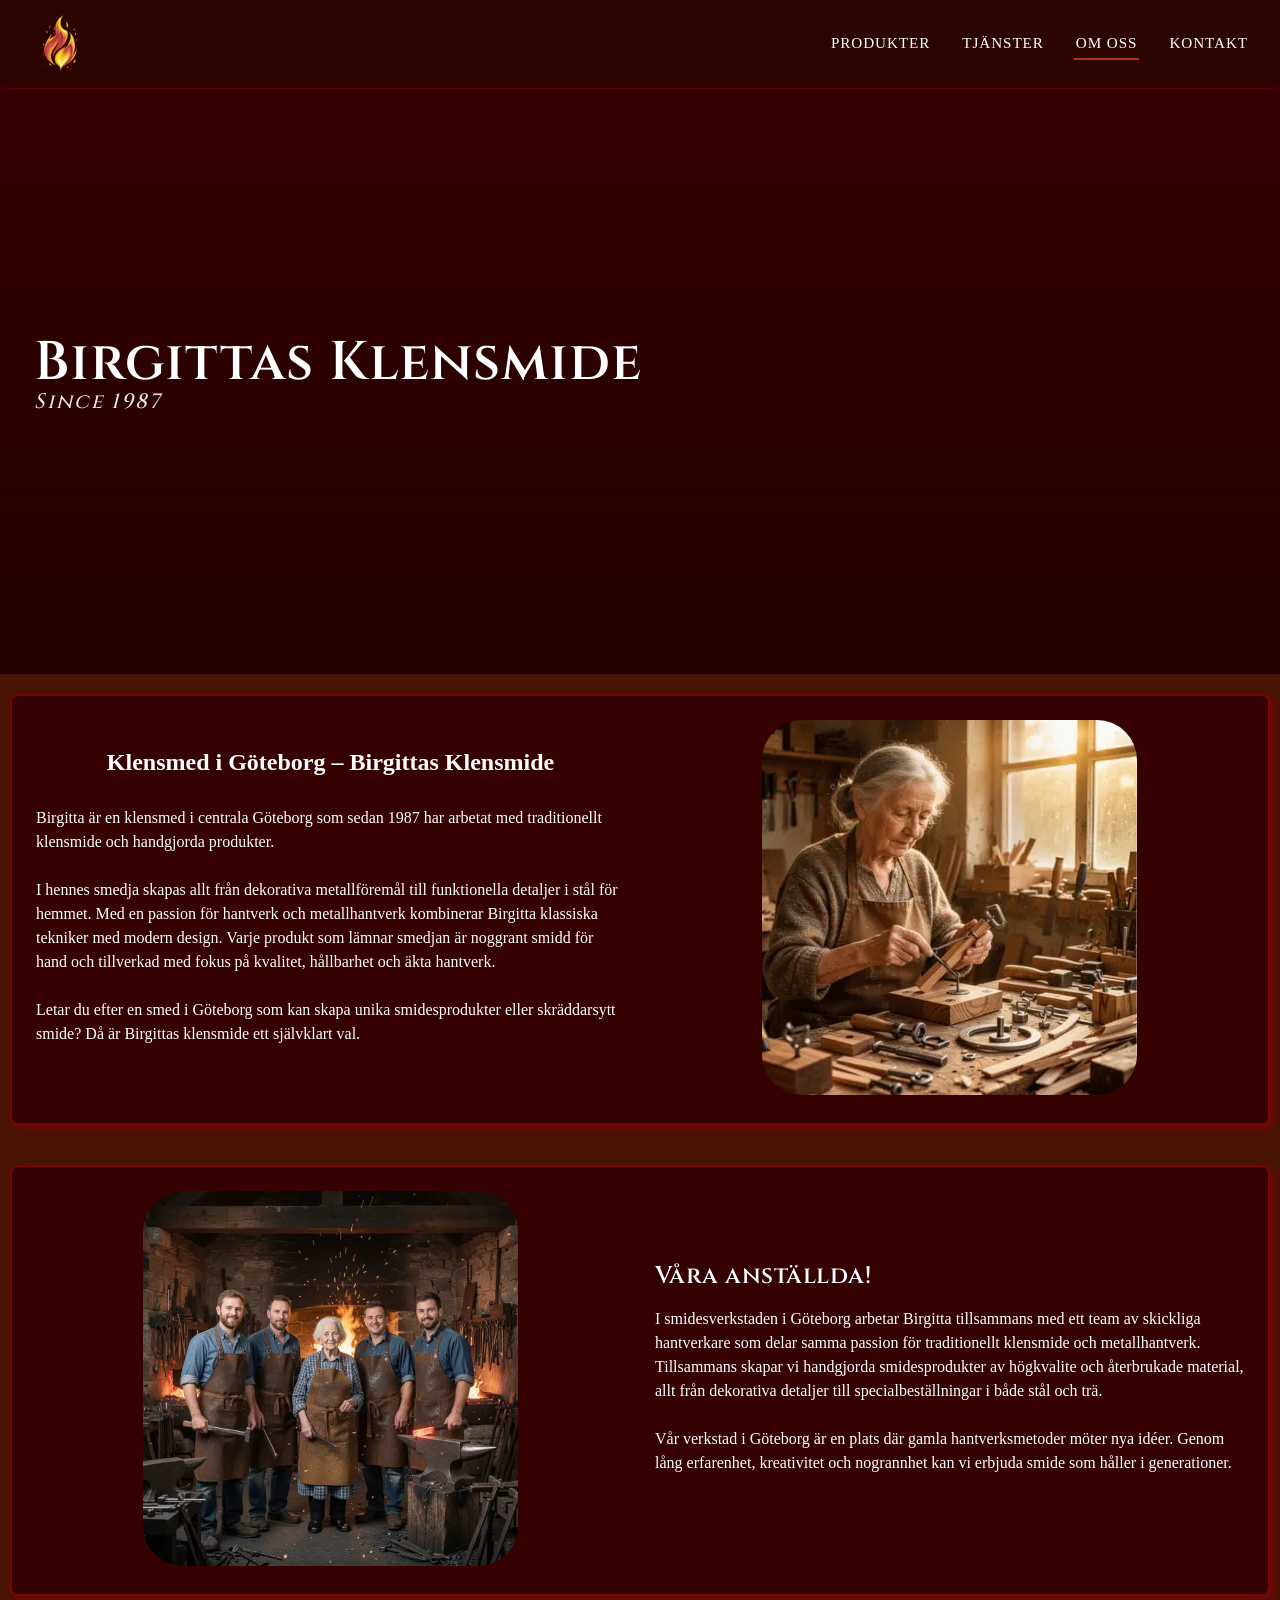
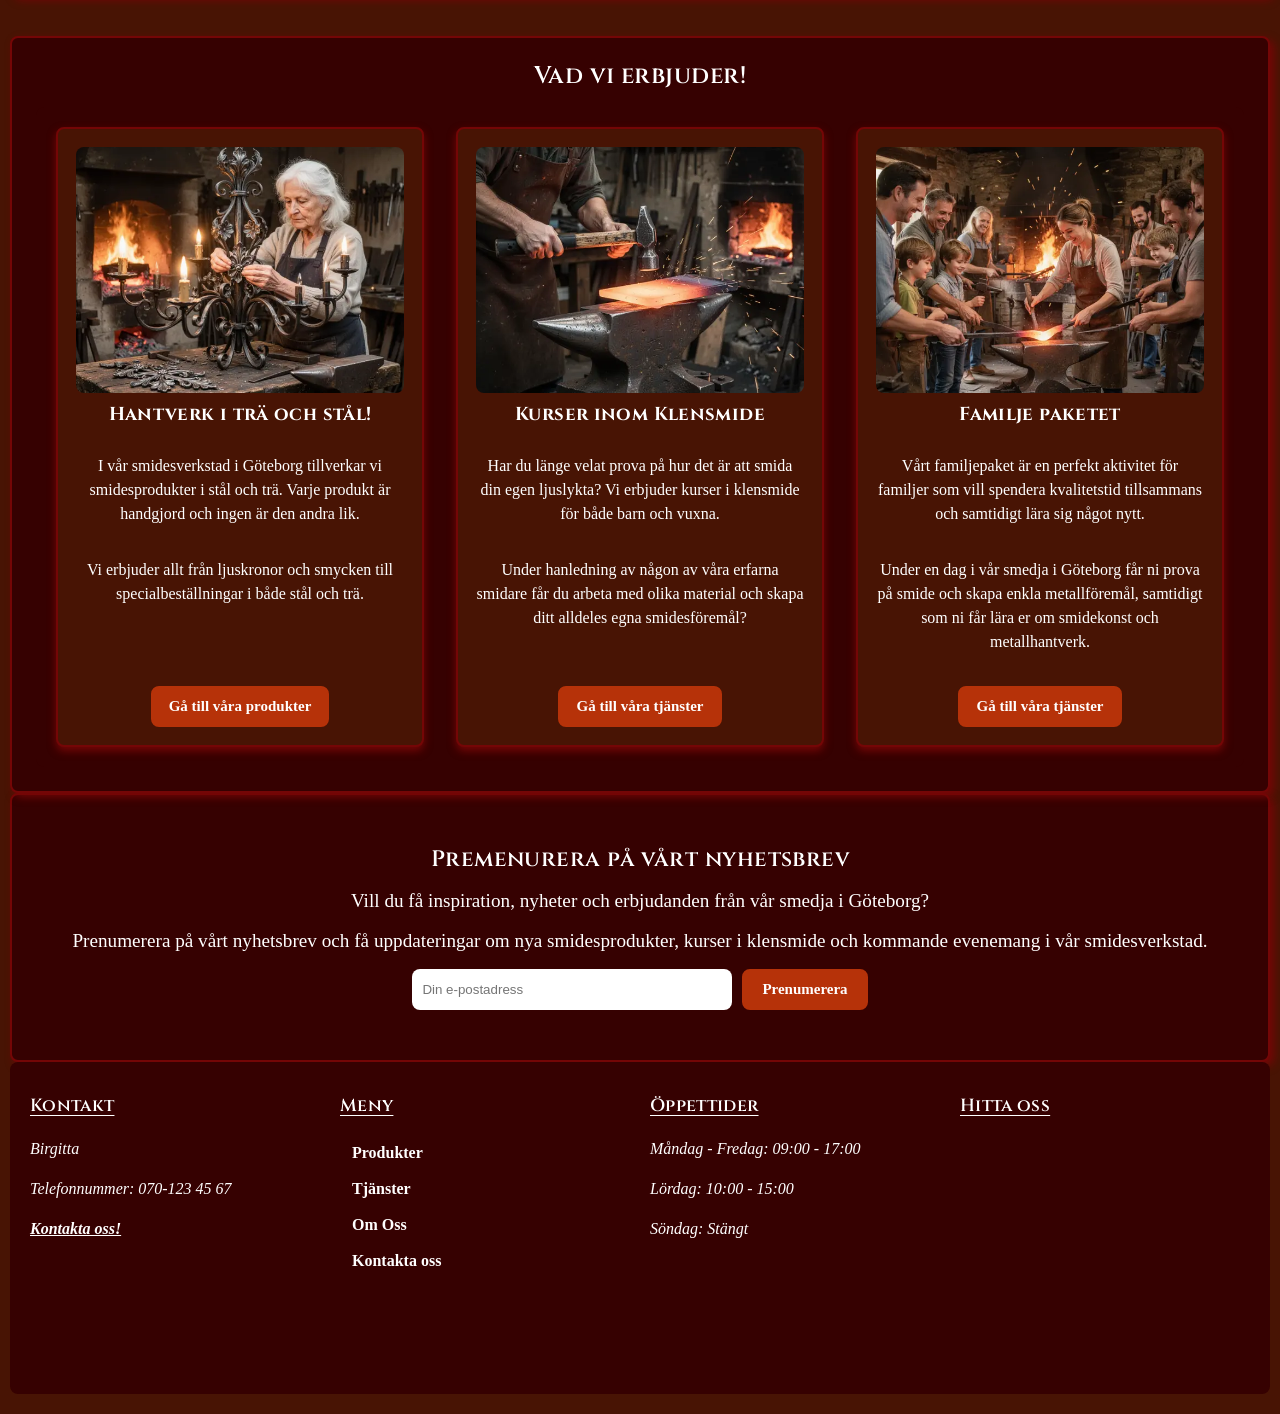
<file: index.html>
<!doctype html>
<html lang="sv">
	<head>
		<meta charset="UTF-8" />
		<meta name="viewport" content="width=device-width, initial-scale=1.0" />
		<meta
			name="description"
			content="Birgittas Klensmide i Göteborg erbjuder traditionellt klensmide, smidesprodukter och kurser i metallhantverk. Kontakta din lokala klensmed idag."
		/>
		<meta name="Author" content="Michelle Goretti" />
		<link rel="preconnect" href="https://fonts.googleapis.com" />
		<link rel="preconnect" href="https://fonts.gstatic.com" crossorigin />
		<link href="https://fonts.googleapis.com/css2?family=Cinzel:wght@500;600;700&display=swap" rel="stylesheet" />
		<link rel="stylesheet" href="styles/style.css" />
		<link rel="canonical" href="https://webbkurs.ei.hv.se/~migo0011/SEO/" />
		<title>Klensmed i Göteborg – Birgittas Klensmide sedan 1987</title>
	</head>
	<body>
		<video class="background-video" autoplay muted loop playsinline>
			<source src="bilder-video/Herovideo-3.mp4" type="video/mp4" />
		</video>

		<!--Header med logotyp och navigation, ligger fast högst upp när man scrollar-->
		<header class="site-header">
			<input type="checkbox" id="menu-toggle" class="menu-toggle" />

			<div class="logo">
				<img src="bilder-video/logotyp.png" alt="En bild på logotypen med en animerad bild på en eld flamma som är röd och gul" />
			</div>

			<label for="menu-toggle" class="hamburger" aria-label="Öppna menyn">&#9776;</label>

			<nav class="nav" aria-label="Huvudmeny">
				<a href="produkter.html" title="Se våra smidesprodukter i Göteborg">Produkter</a>
				<a href="tjanster.html" title="Upptäck våra smidestjänster i Göteborg">Tjänster</a>
				<a href="index.html" title="Om Birgittas Klensmide i Göteborg" aria-current="page">Om oss</a>
				<a href="kontakt.html" title="Kontakta Birgittas Klensmide i Göteborg">Kontakt</a>
			</nav>
		</header>

		<section class="hero">
			<div class="hero-inner">
				<h2>Birgittas Klensmide</h2>
				<p>Since 1987</p>
			</div>
		</section>

		<div class="wrapper">
			<main>
				<section class="information-text">
					<div>
						<h1 class="information-title">Klensmed i Göteborg – Birgittas Klensmide</h1>
						<p class="text">
							Birgitta är en klensmed i centrala Göteborg som sedan 1987 har arbetat med traditionellt klensmide och handgjorda produkter.
						</p>
						<p>
							I hennes smedja skapas allt från dekorativa metallföremål till funktionella detaljer i stål för hemmet. Med en passion för hantverk och
							metallhantverk kombinerar Birgitta klassiska tekniker med modern design. Varje produkt som lämnar smedjan är noggrant smidd för hand och
							tillverkad med fokus på kvalitet, hållbarhet och äkta hantverk.
						</p>

						<p>
							Letar du efter en smed i Göteborg som kan skapa unika smidesprodukter eller skräddarsytt smide? Då är Birgittas klensmide ett självklart
							val.
						</p>
					</div>
					<div class="presentation">
						<img src="bilder-video/birgitta.webp" alt="En bild på Birgitta, där hon sitter med sitt hantverk" loading="lazy" />
					</div>
				</section>

				<section class="information-text">
					<div class="presentation">
						<img src="bilder-video/anstallda.webp" alt="En bild på fem stycken anställda som jobbar med Birgitta" loading="lazy" />
					</div>

					<div>
						<h2>Våra anställda!</h2>
						<p class="text">
							I smidesverkstaden i Göteborg arbetar Birgitta tillsammans med ett team av skickliga hantverkare som delar samma passion för
							traditionellt klensmide och metallhantverk. Tillsammans skapar vi handgjorda smidesprodukter av högkvalite och återbrukade material,
							allt från dekorativa detaljer till specialbeställningar i både stål och trä.
						</p>
						<p>
							Vår verkstad i Göteborg är en plats där gamla hantverksmetoder möter nya idéer. Genom lång erfarenhet, kreativitet och nogrannhet kan vi
							erbjuda smide som håller i generationer.
						</p>
					</div>
				</section>

				<section class="information-text-2">
					<h2>Vad vi erbjuder!</h2>
					<div class="main-tjanster">
						<article class="cards-tjanster">
							<img
								src="bilder-video/hantverkljus.webp"
								alt="En bild på Birgitta där hon står med en ljuskrona och fixar till detaljer."
								loading="lazy"
							/>
							<h3 class="ingress">Hantverk i trä och stål!</h3>
							<p class="text">
								I vår smidesverkstad i Göteborg tillverkar vi smidesprodukter i stål och trä. Varje produkt är handgjord och ingen är den andra lik.
							</p>
							<p>Vi erbjuder allt från ljuskronor och smycken till specialbeställningar i både stål och trä.</p>
							<a class="btn" href="produkter.html">Gå till våra produkter</a>
						</article>

						<article class="cards-tjanster">
							<img
								src="bilder-video/personal-hammare.webp"
								alt="En bild på en manlig personal med en hammare som han slår på stål i smedjan."
								loading="lazy"
							/>
							<h3 class="ingress">Kurser inom Klensmide</h3>
							<p class="text">
								Har du länge velat prova på hur det är att smida din egen ljuslykta? Vi erbjuder kurser i klensmide för både barn och vuxna.
							</p>
							<p>Under hanledning av någon av våra erfarna smidare får du arbeta med olika material och skapa ditt alldeles egna smidesföremål?</p>
							<a class="btn" href="tjanster.html">Gå till våra tjänster</a>
						</article>

						<article class="cards-tjanster">
							<img
								src="bilder-video/familj-aktiv.webp"
								alt="En bild på olika material som kommer från återbruk i form av skruvar och gångjärn."
								loading="lazy"
							/>
							<h3 class="ingress">Familje paketet</h3>
							<p class="text">
								Vårt familjepaket är en perfekt aktivitet för familjer som vill spendera kvalitetstid tillsammans och samtidigt lära sig något nytt.
							</p>
							<p>
								Under en dag i vår smedja i Göteborg får ni prova på smide och skapa enkla metallföremål, samtidigt som ni får lära er om smidekonst
								och metallhantverk.
							</p>
							<a class="btn" href="tjanster.html">Gå till våra tjänster</a>
						</article>
					</div>
				</section>
			</main>

			<!--Nyhetsbrev-->
			<section class="newsletter">
				<h3>Premenurera på vårt nyhetsbrev</h3>
				<p>Vill du få inspiration, nyheter och erbjudanden från vår smedja i Göteborg?</p>
				<p>
					Prenumerera på vårt nyhetsbrev och få uppdateringar om nya smidesprodukter, kurser i klensmide och kommande evenemang i vår smidesverkstad.
				</p>
				<form action="#" method="post">
					<input type="email" placeholder="Din e-postadress" required />
					<button type="submit">Prenumerera</button>
				</form>
			</section>

			<footer class="footer">
				<section class="information">
					<h2>Kontakt</h2>
					<p>Birgitta</p>
					<p>Telefonnummer: 070-123 45 67</p>
					<p><a href="kontakt.html">Kontakta oss!</a></p>
				</section>

				<section class="information-2">
					<h2>Meny</h2>
					<nav class="second-nav" aria-label="Sidfotsmeny">
						<ul>
							<li><a href="produkter.html">Produkter</a></li>
							<li><a href="tjanster.html">Tjänster</a></li>
							<li><a href="index.html">Om Oss</a></li>
							<li><a href="kontakt.html">Kontakta oss</a></li>
						</ul>
					</nav>
				</section>

				<section class="information-3">
					<h2>Öppettider</h2>
					<p>Måndag - Fredag: 09:00 - 17:00</p>
					<p>Lördag: 10:00 - 15:00</p>
					<p>Söndag: Stängt</p>
				</section>

				<section class="information-4">
					<h2>Hitta oss</h2>
					<iframe
						src="https://www.openstreetmap.org/export/embed.html?bbox=11.9695%2C57.6995%2C11.9745%2C57.7045&amp;layer=mapnik&amp;marker=57.7020%2C11.9720"
						title="Karta som visar Birgittas Klensmides plats i Göteborg"
					>
					</iframe>
				</section>
			</footer>
		</div>
	</body>
</html>
</file>
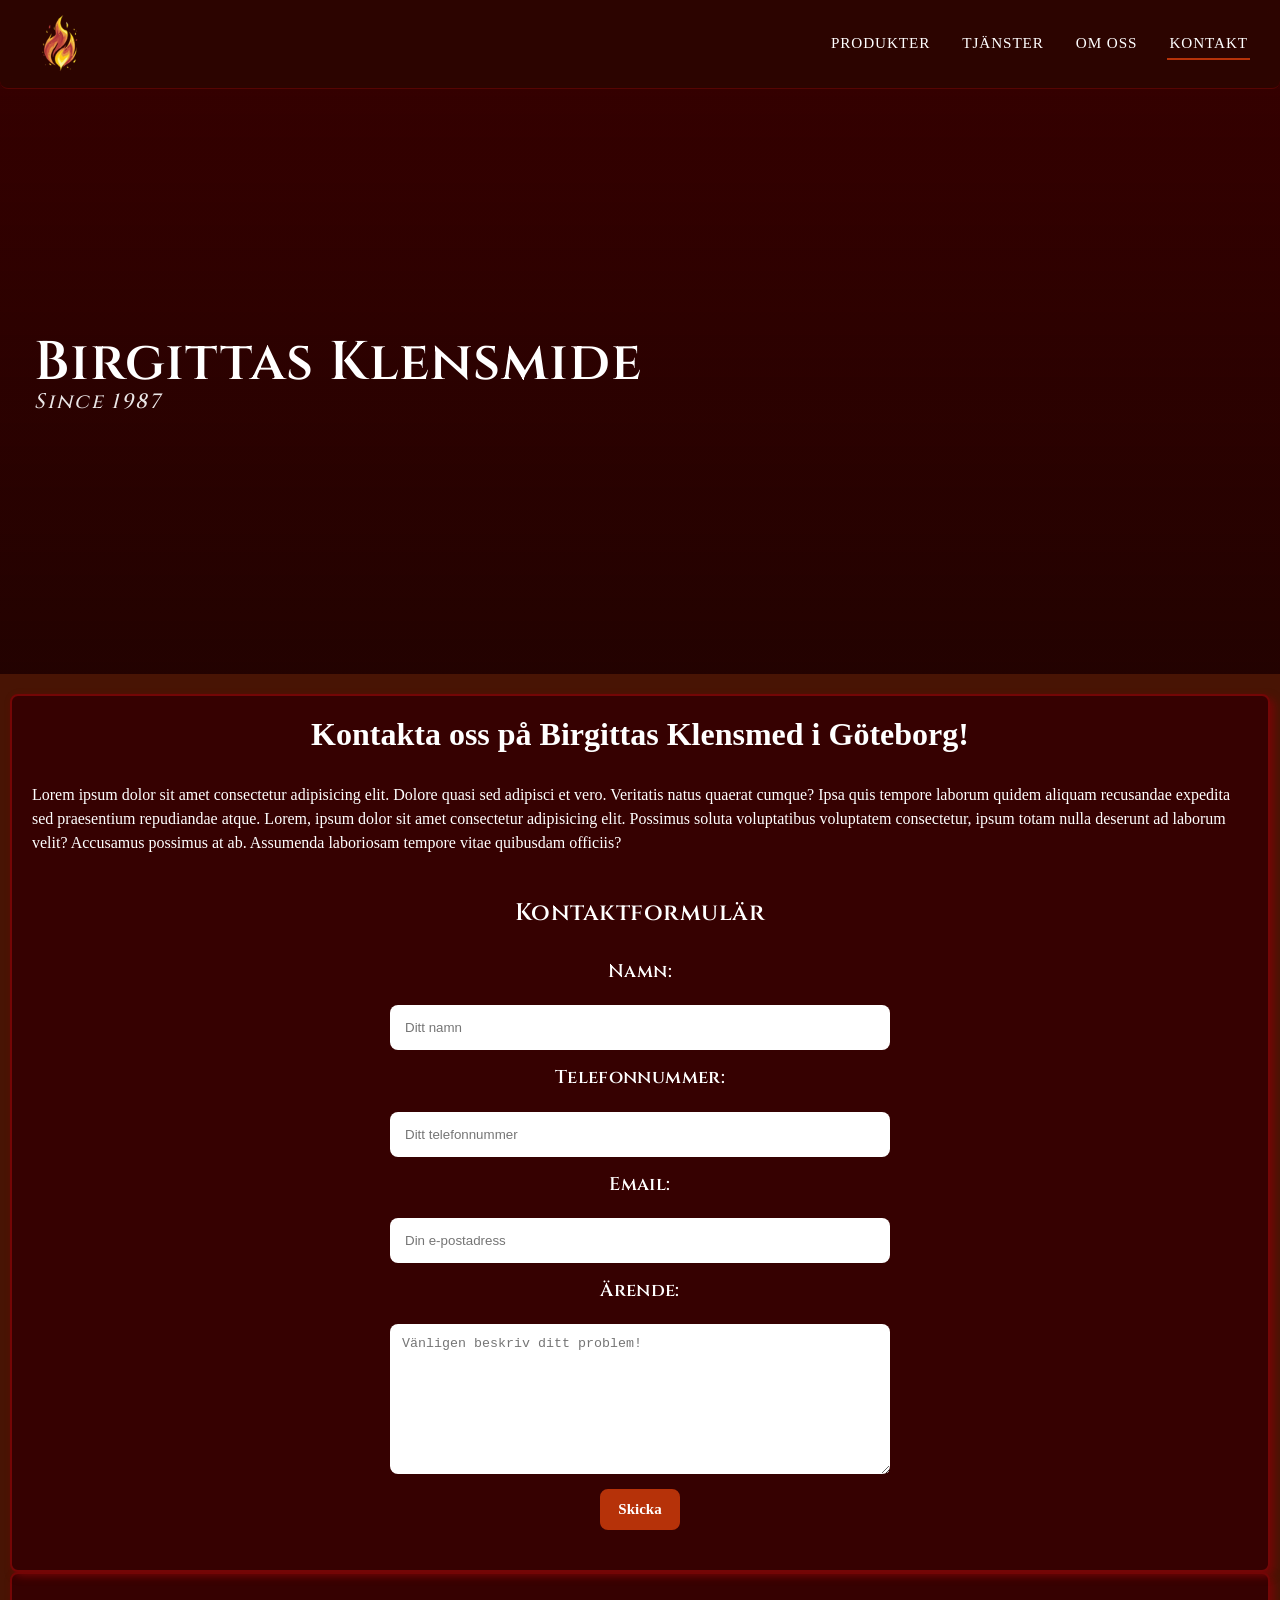
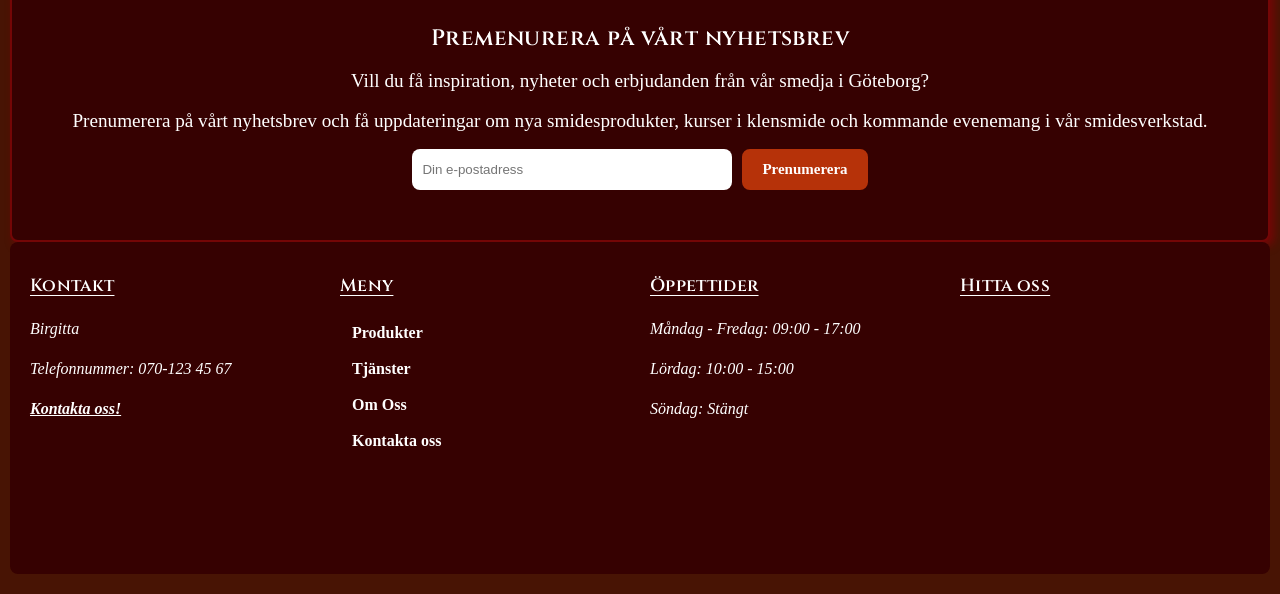
<file: kontakt.html>
<!doctype html>
<html lang="sv">
	<head>
		<meta charset="UTF-8" />
		<meta name="viewport" content="width=device-width, initial-scale=1.0" />
		<meta
			name="description"
			content="Birgittas Klensmide i Göteborg erbjuder smidesprodukter, specialdesignat smide och kurser. Kontakta oss via formulär eller telefon för beställningar."
		/>
		<meta name="Author" content="Michelle Goretti" />
		<link rel="preconnect" href="https://fonts.googleapis.com" />
		<link rel="preconnect" href="https://fonts.gstatic.com" crossorigin />
		<link href="https://fonts.googleapis.com/css2?family=Cinzel:wght@500;600;700&display=swap" rel="stylesheet" />
		<link rel="stylesheet" href="styles/style.css" />
		<link rel="canonical" href="https://webbkurs.ei.hv.se/~migo0011/SEO/kontakt.html" />
		<title>Klensmed i Göteborg – Kontakta Birgittas Klensmide</title>
	</head>
	<body>
		<video class="background-video" autoplay muted loop playsinline>
			<source src="bilder-video/Herovideo-3.mp4" type="video/mp4" />
		</video>

		<header class="site-header">
			<input type="checkbox" id="menu-toggle" class="menu-toggle" />

			<div class="logo">
				<img src="bilder-video/logotyp.png" alt="En bild på logotypen med en animerad bild på en eld flamma som är röd och gul" />
			</div>

			<label for="menu-toggle" class="hamburger" aria-label="Öppna menyn">&#9776;</label>

			<nav class="nav" aria-label="Huvudmeny">
				<a href="produkter.html" title="Se våra smidesprodukter i Göteborg">Produkter</a>
				<a href="tjanster.html" title="Upptäck våra smidestjänster i Göteborg">Tjänster</a>
				<a href="index.html" title="Om Birgittas Klensmide i Göteborg">Om oss</a>
				<a href="kontakt.html" title="Kontakta Birgittas Klensmide i Göteborg" aria-current="page">Kontakt</a>
			</nav>
		</header>

		<section class="hero">
			<div class="hero-inner">
				<h2>Birgittas Klensmide</h2>
				<p>Since 1987</p>
			</div>
		</section>

		<div class="wrapper">
			<main>
				<div class="produkt-information">
					<h1 class="information-title">Kontakta oss på Birgittas Klensmed i Göteborg!</h1>
					<p class="text">
						Lorem ipsum dolor sit amet consectetur adipisicing elit. Dolore quasi sed adipisci et vero. Veritatis natus quaerat cumque? Ipsa quis
						tempore laborum quidem aliquam recusandae expedita sed praesentium repudiandae atque. Lorem, ipsum dolor sit amet consectetur adipisicing
						elit. Possimus soluta voluptatibus voluptatem consectetur, ipsum totam nulla deserunt ad laborum velit? Accusamus possimus at ab.
						Assumenda laboriosam tempore vitae quibusdam officiis?
					</p>
					<form class="form" action="#" method="post">
						<h2>Kontaktformulär</h2>
						<label for="namn">Namn:</label>
						<input type="text" id="namn" name="namn" placeholder="Ditt namn" required />
						<label for="telefonnummer">Telefonnummer:</label>
						<input type="tel" id="telefonnummer" name="telefonnummer" placeholder="Ditt telefonnummer" required />
						<label for="email">Email:</label>
						<input type="email" id="email" name="email" placeholder="Din e-postadress" required />
						<label for="arende">Ärende:</label>
						<textarea id="arende" name="arende" placeholder="Vänligen beskriv ditt problem!" required></textarea>
						<button type="submit">Skicka</button>
					</form>
				</div>
			</main>

			<!--Nyhetsbrev-->
			<section class="newsletter">
				<h3>Premenurera på vårt nyhetsbrev</h3>
				<p>Vill du få inspiration, nyheter och erbjudanden från vår smedja i Göteborg?</p>
				<p>
					Prenumerera på vårt nyhetsbrev och få uppdateringar om nya smidesprodukter, kurser i klensmide och kommande evenemang i vår smidesverkstad.
				</p>
				<form action="#" method="post">
					<input type="email" placeholder="Din e-postadress" required />
					<button type="submit">Prenumerera</button>
				</form>
			</section>

			<footer class="footer">
				<section class="information">
					<h2>Kontakt</h2>
					<p>Birgitta</p>
					<p>Telefonnummer: 070-123 45 67</p>
					<p><a href="kontakt.html">Kontakta oss!</a></p>
				</section>

				<section class="information-2">
					<h2>Meny</h2>
					<nav class="second-nav" aria-label="Sidfotsmeny">
						<ul>
							<li><a href="produkter.html">Produkter</a></li>
							<li><a href="tjanster.html">Tjänster</a></li>
							<li><a href="index.html">Om Oss</a></li>
							<li><a href="kontakt.html">Kontakta oss</a></li>
						</ul>
					</nav>
				</section>

				<section class="information-3">
					<h2>Öppettider</h2>
					<p>Måndag - Fredag: 09:00 - 17:00</p>
					<p>Lördag: 10:00 - 15:00</p>
					<p>Söndag: Stängt</p>
				</section>

				<section class="information-4">
					<h2>Hitta oss</h2>
					<iframe
						src="https://www.openstreetmap.org/export/embed.html?bbox=11.9695%2C57.6995%2C11.9745%2C57.7045&amp;layer=mapnik&amp;marker=57.7020%2C11.9720"
						title="Karta som visar Birgittas Klensmides plats i Göteborg"
					>
					</iframe>
				</section>
			</footer>
		</div>
	</body>
</html>
</file>
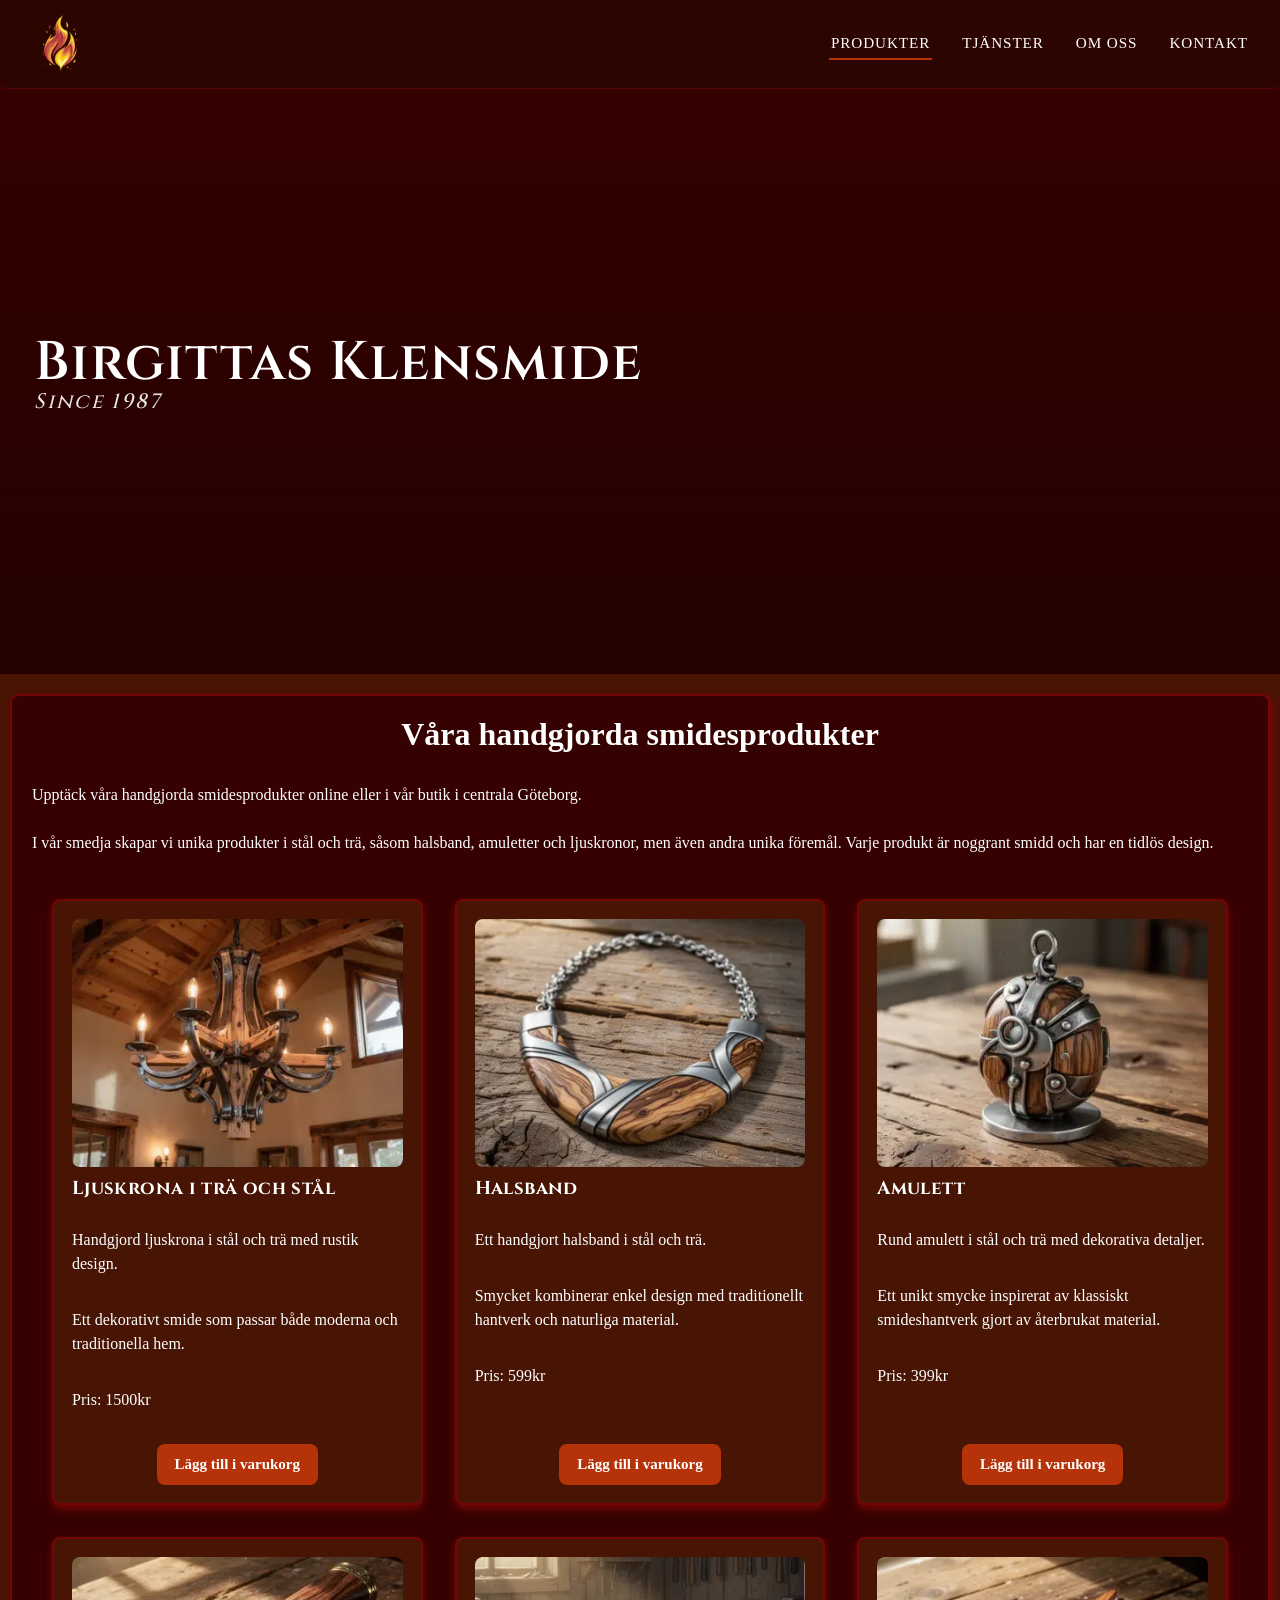
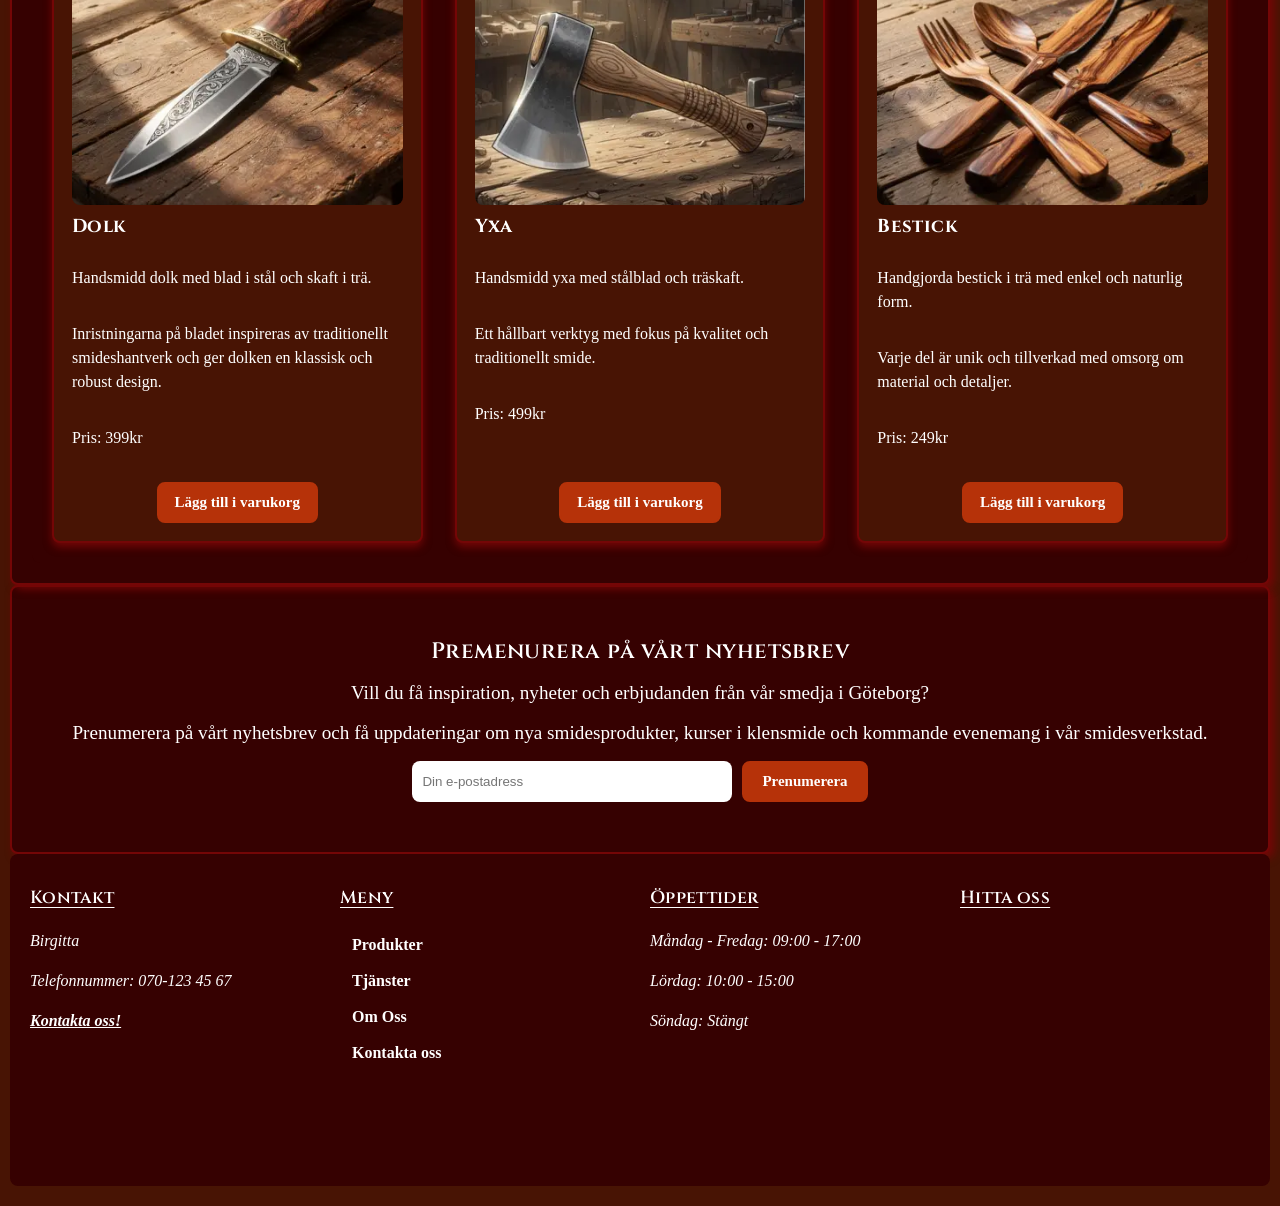
<file: produkter.html>
<!doctype html>
<html lang="sv">
	<head>
		<meta charset="UTF-8" />
		<meta name="viewport" content="width=device-width, initial-scale=1.0" />
		<meta
			name="description"
			content="Upptäck handgjorda smidesprodukter från Birgittas Klensmide i Göteborg. Ljuskronor, smycken och specialbeställningar i stål och trä."
		/>
		<meta name="Author" content="Michelle Goretti" />
		<link rel="preconnect" href="https://fonts.googleapis.com" />
		<link rel="preconnect" href="https://fonts.gstatic.com" crossorigin />
		<link href="https://fonts.googleapis.com/css2?family=Cinzel:wght@500;600;700&display=swap" rel="stylesheet" />
		<link rel="stylesheet" href="styles/style.css" />
		<link rel="canonical" href="https://webbkurs.ei.hv.se/~migo0011/SEO/produkter.html" />
		<title>Handgjorda smidesprodukter i Göteborg - Birgittas Klensmide</title>
	</head>
	<body>
		<video class="background-video" autoplay muted loop playsinline>
			<source src="bilder-video/Herovideo-3.mp4" type="video/mp4" />
		</video>

		<header class="site-header">
			<input type="checkbox" id="menu-toggle" class="menu-toggle" />

			<div class="logo">
				<img src="bilder-video/logotyp.png" alt="En bild på logotypen med en animerad bild på en eld flamma som är röd och gul" />
			</div>

			<label for="menu-toggle" class="hamburger" aria-label="Öppna menyn">&#9776;</label>

			<nav class="nav" aria-label="Huvudmeny">
				<a href="produkter.html" title="Se våra smidesprodukter i Göteborg" aria-current="page">Produkter</a>
				<a href="tjanster.html" title="Upptäck våra smidestjänster i Göteborg">Tjänster</a>
				<a href="index.html" title="Om Birgittas Klensmide i Göteborg">Om oss</a>
				<a href="kontakt.html" title="Kontakta Birgittas Klensmide i Göteborg">Kontakt</a>
			</nav>
		</header>

		<section class="hero">
			<div class="hero-inner">
				<h2>Birgittas Klensmide</h2>
				<p>Since 1987</p>
			</div>
		</section>

		<div class="wrapper">
			<main>
				<div class="produkt-information">
					<h1 class="information-title">Våra handgjorda smidesprodukter</h1>
					<p class="text">Upptäck våra handgjorda smidesprodukter online eller i vår butik i centrala Göteborg.</p>
					<p>
						I vår smedja skapar vi unika produkter i stål och trä, såsom halsband, amuletter och ljuskronor, men även andra unika föremål. Varje
						produkt är noggrant smidd och har en tidlös design.
					</p>
					<div class="main-produkter">
						<article class="cards-produkter">
							<img src="bilder-video/ljuskrona.webp" alt="En bild på en ljuskrona gjord i stål och trä som hänger i taket." loading="lazy" />
							<h3 class="ingress">Ljuskrona i trä och stål</h3>
							<p class="text">Handgjord ljuskrona i stål och trä med rustik design.</p>
							<p>Ett dekorativt smide som passar både moderna och traditionella hem.</p>
							<p>Pris: 1500kr</p>
							<button type="button">Lägg till i varukorg</button>
						</article>

						<article class="cards-produkter">
							<img src="bilder-video/halsband.webp" alt="En bild på ett halsband gjord i stål och trä." loading="lazy" />
							<h3 class="ingress">Halsband</h3>
							<p class="text">Ett handgjort halsband i stål och trä.</p>
							<p>Smycket kombinerar enkel design med traditionellt hantverk och naturliga material.</p>
							<p>Pris: 599kr</p>
							<button type="button">Lägg till i varukorg</button>
						</article>

						<article class="cards-produkter">
							<img src="bilder-video/amulett.webp" alt="En bild på en rund amulett gjord i stål och trä." loading="lazy" />
							<h3 class="ingress">Amulett</h3>
							<p class="text">Rund amulett i stål och trä med dekorativa detaljer.</p>
							<p>Ett unikt smycke inspirerat av klassiskt smideshantverk gjort av återbrukat material.</p>
							<p>Pris: 399kr</p>
							<button type="button">Lägg till i varukorg</button>
						</article>

						<article class="cards-produkter">
							<img src="bilder-video/dolk.webp" alt="En bild på en dolk med ett träskaft och silverblad med guldiga detaljer." loading="lazy" />
							<h3 class="ingress">Dolk</h3>
							<p class="text">Handsmidd dolk med blad i stål och skaft i trä.</p>
							<p>Inristningarna på bladet inspireras av traditionellt smideshantverk och ger dolken en klassisk och robust design.</p>
							<p>Pris: 399kr</p>
							<button type="button">Lägg till i varukorg</button>
						</article>
						<article class="cards-produkter">
							<img src="bilder-video/yxa.webp" alt="En bild på en yxa med ett träskaft och silverblad." loading="lazy" />
							<h3 class="ingress">Yxa</h3>
							<p class="text">Handsmidd yxa med stålblad och träskaft.</p>
							<p>Ett hållbart verktyg med fokus på kvalitet och traditionellt smide.</p>
							<p>Pris: 499kr</p>
							<button type="button">Lägg till i varukorg</button>
						</article>
						<article class="cards-produkter">
							<img src="bilder-video/bestick.webp" alt="En bild på en bestickset som är gjort i trä." loading="lazy" />
							<h3 class="ingress">Bestick</h3>
							<p class="text">Handgjorda bestick i trä med enkel och naturlig form.</p>
							<p>Varje del är unik och tillverkad med omsorg om material och detaljer.</p>
							<p>Pris: 249kr</p>
							<button type="button">Lägg till i varukorg</button>
						</article>
					</div>
				</div>
			</main>
			<!--Nyhetsbrev-->
			<section class="newsletter">
				<h3>Premenurera på vårt nyhetsbrev</h3>
				<p>Vill du få inspiration, nyheter och erbjudanden från vår smedja i Göteborg?</p>
				<p>
					Prenumerera på vårt nyhetsbrev och få uppdateringar om nya smidesprodukter, kurser i klensmide och kommande evenemang i vår smidesverkstad.
				</p>
				<form action="#" method="post">
					<input type="email" placeholder="Din e-postadress" required />
					<button type="submit">Prenumerera</button>
				</form>
			</section>

			<footer class="footer">
				<section class="information">
					<h2>Kontakt</h2>
					<p>Birgitta</p>
					<p>Telefonnummer: 070-123 45 67</p>
					<p><a href="kontakt.html">Kontakta oss!</a></p>
				</section>

				<section class="information-2">
					<h2>Meny</h2>
					<nav class="second-nav" aria-label="Sidfotsmeny">
						<ul>
							<li><a href="produkter.html">Produkter</a></li>
							<li><a href="tjanster.html">Tjänster</a></li>
							<li><a href="index.html">Om Oss</a></li>
							<li><a href="kontakt.html">Kontakta oss</a></li>
						</ul>
					</nav>
				</section>

				<section class="information-3">
					<h2>Öppettider</h2>
					<p>Måndag - Fredag: 09:00 - 17:00</p>
					<p>Lördag: 10:00 - 15:00</p>
					<p>Söndag: Stängt</p>
				</section>

				<section class="information-4">
					<h2>Hitta oss</h2>
					<iframe
						src="https://www.openstreetmap.org/export/embed.html?bbox=11.9695%2C57.6995%2C11.9745%2C57.7045&amp;layer=mapnik&amp;marker=57.7020%2C11.9720"
						title="Karta som visar Birgittas Klensmides plats i Göteborg"
					>
					</iframe>
				</section>
			</footer>
		</div>
	</body>
</html>
</file>
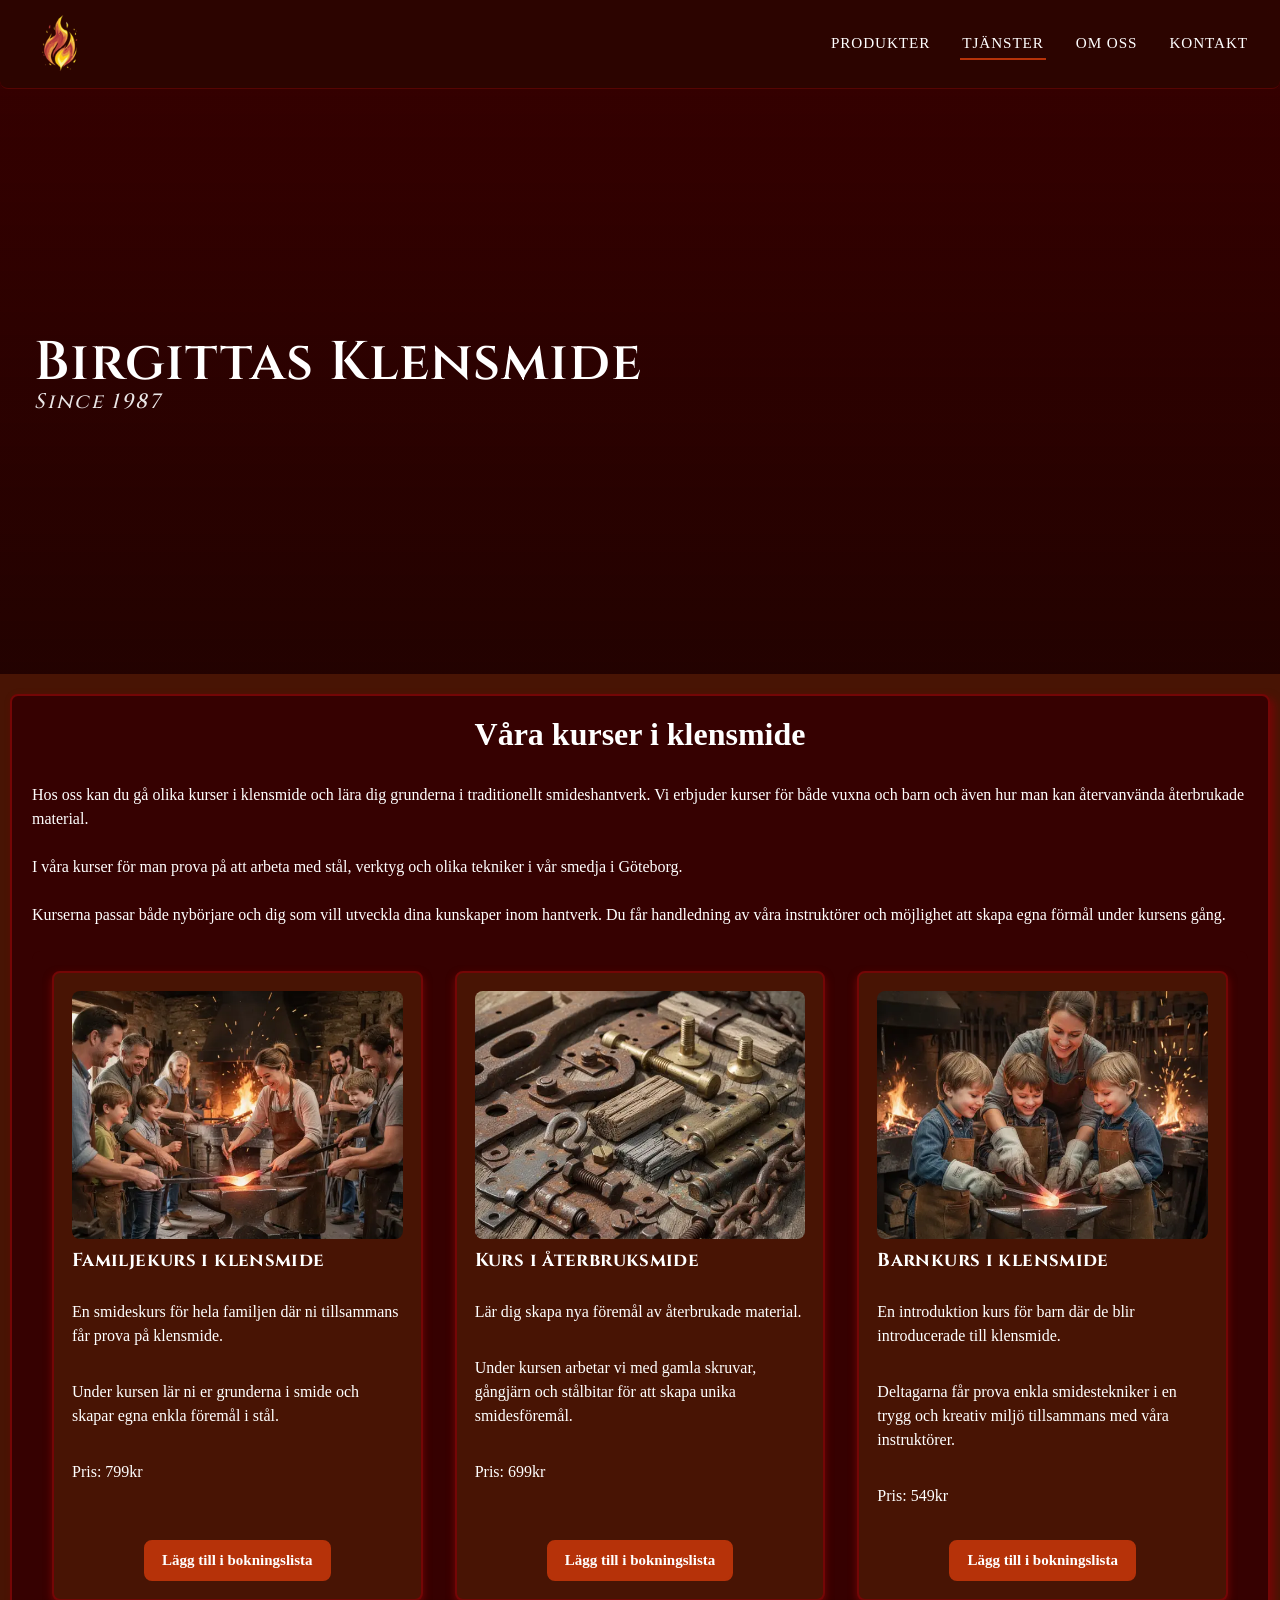
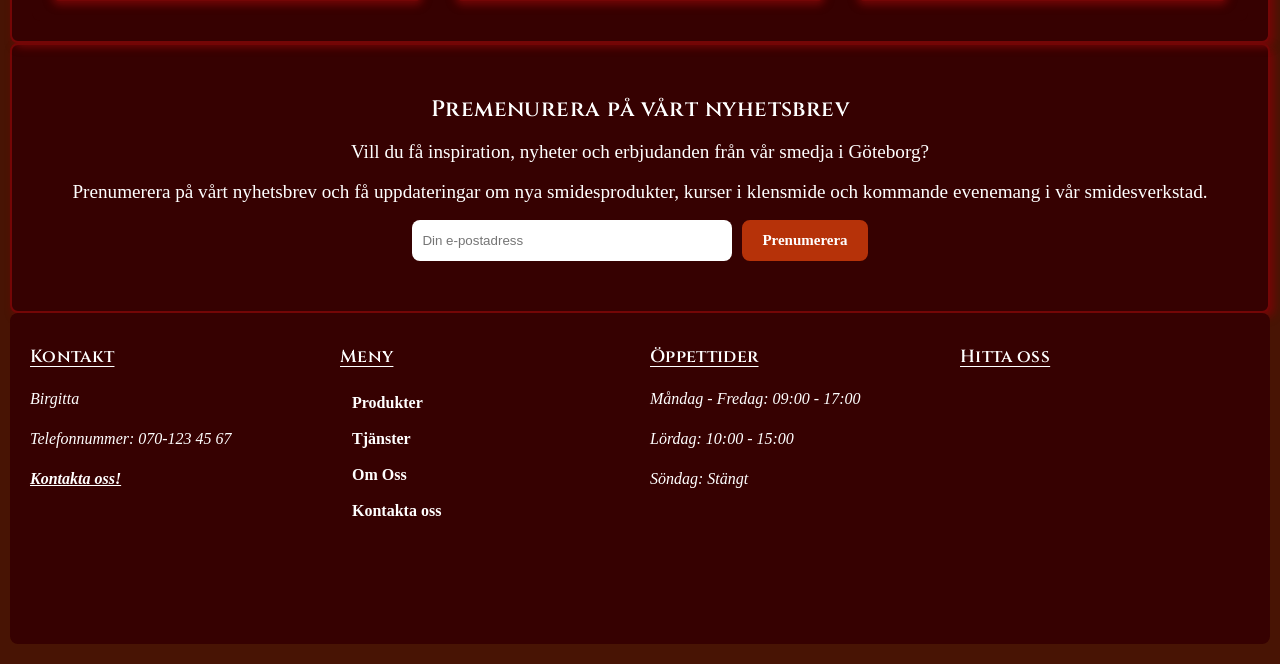
<file: tjanster.html>
<!doctype html>
<html lang="sv">
	<head>
		<meta charset="UTF-8" />
		<meta name="viewport" content="width=device-width, initial-scale=1.0" />
		<meta
			name="description"
			content="Gå kurs i klensmide i Göteborg hos Birgittas Klensmide. Vi erbjuder familjekurser, barnkurser och återbrukssmide."
		/>
		<meta name="Author" content="Michelle Goretti" />
		<link rel="preconnect" href="https://fonts.googleapis.com" />
		<link rel="preconnect" href="https://fonts.gstatic.com" crossorigin />
		<link href="https://fonts.googleapis.com/css2?family=Cinzel:wght@500;600;700&display=swap" rel="stylesheet" />
		<link rel="stylesheet" href="styles/style.css" />
		<link rel="canonical" href="https://webbkurs.ei.hv.se/~migo0011/SEO/tjanster.html" />

		<title>Kurser i klensmide i Göteborg – Smideskurser för barn & vuxna</title>
	</head>
	<body>
		<video class="background-video" autoplay muted loop playsinline>
			<source src="bilder-video/Herovideo-3.mp4" type="video/mp4" />
		</video>

		<header class="site-header">
			<input type="checkbox" id="menu-toggle" class="menu-toggle" />

			<div class="logo">
				<img src="bilder-video/logotyp.png" alt="En bild på logotypen med en animerad bild på en eld flamma som är röd och gul" />
			</div>

			<label for="menu-toggle" class="hamburger" aria-label="Öppna menyn">&#9776;</label>

			<nav class="nav" aria-label="Huvudmeny">
				<a href="produkter.html" title="Se våra smidesprodukter i Göteborg">Produkter</a>
				<a href="tjanster.html" title="Upptäck våra smidestjänster i Göteborg" aria-current="page">Tjänster</a>
				<a href="index.html" title="Om Birgittas Klensmide i Göteborg">Om oss</a>
				<a href="kontakt.html" title="Kontakta Birgittas Klensmide i Göteborg">Kontakt</a>
			</nav>
		</header>

		<section class="hero">
			<div class="hero-inner">
				<h2>Birgittas Klensmide</h2>
				<p>Since 1987</p>
			</div>
		</section>

		<div class="wrapper">
			<main>
				<div class="produkt-information">
					<h1 class="information-title">Våra kurser i klensmide</h1>
					<p class="text">
						Hos oss kan du gå olika kurser i klensmide och lära dig grunderna i traditionellt smideshantverk. Vi erbjuder kurser för både vuxna och
						barn och även hur man kan återvanvända återbrukade material.
					</p>
					<p>I våra kurser för man prova på att arbeta med stål, verktyg och olika tekniker i vår smedja i Göteborg.</p>
					<p>
						Kurserna passar både nybörjare och dig som vill utveckla dina kunskaper inom hantverk. Du får handledning av våra instruktörer och
						möjlighet att skapa egna förmål under kursens gång.
					</p>
					<div class="main-tjanster">
						<article class="cards-tjanster">
							<img src="bilder-video/familj-aktiv.webp" alt="Familj som deltar i en kurs i klensmide i en smedja." loading="lazy" />
							<h3 class="ingress">Familjekurs i klensmide</h3>
							<p class="text">En smideskurs för hela familjen där ni tillsammans får prova på klensmide.</p>
							<p>Under kursen lär ni er grunderna i smide och skapar egna enkla föremål i stål.</p>
							<p>Pris: 799kr</p>
							<button type="button">Lägg till i bokningslista</button>
						</article>

						<article class="cards-tjanster">
							<img
								src="bilder-video/aterbruk.webp"
								alt="En bild på olika material som kommer från återbruk i form av skruvar och gångjärn."
								loading="lazy"
							/>
							<h3 class="ingress">Kurs i återbruksmide</h3>
							<p class="text">Lär dig skapa nya föremål av återbrukade material.</p>
							<p>Under kursen arbetar vi med gamla skruvar, gångjärn och stålbitar för att skapa unika smidesföremål.</p>
							<p>Pris: 699kr</p>
							<button type="button">Lägg till i bokningslista</button>
						</article>

						<article class="cards-tjanster">
							<img src="bilder-video/barn.webp" alt="En bild på tre barn som står med en instruktör och smider i en smedja." loading="lazy" />
							<h3 class="ingress">Barnkurs i klensmide</h3>
							<p class="text">En introduktion kurs för barn där de blir introducerade till klensmide.</p>
							<p>Deltagarna får prova enkla smidestekniker i en trygg och kreativ miljö tillsammans med våra instruktörer.</p>
							<p>Pris: 549kr</p>

							<button type="button">Lägg till i bokningslista</button>
						</article>
					</div>
				</div>
			</main>
			<!--Nyhetsbrev-->
			<section class="newsletter">
				<h3>Premenurera på vårt nyhetsbrev</h3>
				<p>Vill du få inspiration, nyheter och erbjudanden från vår smedja i Göteborg?</p>
				<p>
					Prenumerera på vårt nyhetsbrev och få uppdateringar om nya smidesprodukter, kurser i klensmide och kommande evenemang i vår smidesverkstad.
				</p>
				<form action="#" method="post">
					<input type="email" placeholder="Din e-postadress" required />
					<button type="submit">Prenumerera</button>
				</form>
			</section>

			<footer class="footer">
				<section class="information">
					<h2>Kontakt</h2>
					<p>Birgitta</p>
					<p>Telefonnummer: 070-123 45 67</p>
					<p><a href="kontakt.html">Kontakta oss!</a></p>
				</section>

				<section class="information-2">
					<h2>Meny</h2>
					<nav class="second-nav" aria-label="Sidfotsmeny">
						<ul>
							<li><a href="produkter.html">Produkter</a></li>
							<li><a href="tjanster.html">Tjänster</a></li>
							<li><a href="index.html">Om Oss</a></li>
							<li><a href="kontakt.html">Kontakta oss</a></li>
						</ul>
					</nav>
				</section>
				<section class="information-3">
					<h2>Öppettider</h2>
					<p>Måndag - Fredag: 09:00 - 17:00</p>
					<p>Lördag: 10:00 - 15:00</p>
					<p>Söndag: Stängt</p>
				</section>

				<section class="information-4">
					<h2>Hitta oss</h2>
					<iframe
						src="https://www.openstreetmap.org/export/embed.html?bbox=11.9695%2C57.6995%2C11.9745%2C57.7045&amp;layer=mapnik&amp;marker=57.7020%2C11.9720"
						title="Karta som visar Birgittas Klensmides plats i Göteborg"
					>
					</iframe>
				</section>
			</footer>
		</div>
	</body>
</html>
</file>
<file: styles/style.css>
* {
	margin: 0;
	padding: 0;
	box-sizing: border-box;
}


:root {
	--color-brown: #481404;
	--color-maroon: #360101;
	--color-border: #740606;
	--color-accent: #b63209;
	--color-accent-hover: #cc6a4c;
	--color-white: #ffffff;

	--font-display: "Cinzel", "Times New Roman", Times, serif;
	--font-body: "Times New Roman", Times, serif;

	--radius-sm: 8px;
	--radius-lg: 40px;
	--shadow-card: 4px 4px 8px var(--color-border);

	--header-height: 88px;
}

html {
	scroll-behavior: smooth;
}

body {
	overflow-x: hidden;
	background-color: var(--color-maroon);
}

h2,
h3,
h4 {
	font-family: var(--font-display);
	font-weight: 600;
	line-height: 1.8rem;
	letter-spacing: 0.02em;
	margin-bottom: 1rem;
	color: var(--color-white);
}

p {
	line-height: 1.5rem;
	font-family: var(--font-body);
	font-size: 1rem;
	font-weight: 500;
	margin-bottom: 1.5rem;
	color: var(--color-white);
}

a {
	color: inherit;
}

img {
	max-width: 100%;
	height: auto;
	border-radius: var(--radius-lg);
}

:focus-visible {
	outline: 2px solid var(--color-accent-hover);
	outline-offset: 3px;
}

.wrapper {
	width: 100%;
	max-width: 1300px;
	margin: 0 auto;
	padding: 20px 10px;
	background-color: var(--color-brown);
}

.background-video {
	position: fixed;
	top: 0;
	left: 0;
	width: 100%;
	height: 100%;
	object-fit: cover;
	z-index: -1;
}

.logo {
	height: 60px;
	width: 60px;
	flex-shrink: 0;
}

/* ---------------------------------------
   Header / navigation
  
----------------------------------------*/
.site-header {
	position: sticky;
	top: 0;
	z-index: 20;
	min-height: var(--header-height);
	display: flex;
	justify-content: space-between;
	align-items: center;
	gap: 20px;
	width: 100%;
	max-width: 1300px;
	margin: 0 auto;
	padding: 14px 30px;
	background-color: rgba(43, 5, 1, 0.82);
	backdrop-filter: blur(6px);
	border-bottom: 1px solid rgba(116, 6, 6, 0.6);
	border-radius: 0 0 var(--radius-sm) var(--radius-sm);
}

.hamburger {
	display: none;
	font-size: 2rem;
	cursor: pointer;
	color: var(--color-white);
	user-select: none;
	padding: 6px 10px;
}

.menu-toggle {
	display: none;
}

.nav {
	display: flex;
	align-items: center;
	gap: 28px;
}

.nav a {
	position: relative;
	color: var(--color-white);
	text-decoration: none;
	font-family: var(--font-body);
	font-size: 0.95rem;
	letter-spacing: 0.06em;
	text-transform: uppercase;
	padding: 6px 2px;
	border-bottom: 2px solid transparent;
	transition: border-color 0.25s ease, opacity 0.25s ease;
}

.nav a:hover,
.nav a:focus-visible,
.nav a[aria-current="page"] {
	border-bottom-color: var(--color-accent);
}

/* ---------------------------------------
   Hero
----------------------------------------*/
.hero {
	position: relative;
	display: flex;
	flex-direction: column;
	justify-content: center;
	width: 100%;
	max-width: 1300px;
	margin: 0 auto;
	min-height: 65vh;
}

.hero::before {
	content: "";
	position: absolute;
	inset: 0;
	background: linear-gradient(180deg, rgba(20, 4, 1, 0.05) 0%, rgba(20, 4, 1, 0.55) 100%);
	z-index: -1;
}


.hero-inner {
	width: 100%;
	padding: 40px 34px;
}

.hero h2 {
	font-size: clamp(2.2rem, 5vw, 3.4rem);
	margin-bottom: 0.75rem;
}

.hero p {
	font-family: var(--font-display);
	font-style: italic;
	font-size: clamp(1rem, 2vw, 1.3rem);
	letter-spacing: 0.1em;
	opacity: 0.9;
	margin-bottom: 0;
}

/* ---------------------------------------
   Sidfotsnavigation
----------------------------------------*/
.second-nav ul {
	display: flex;
	flex-direction: column;
	gap: 12px;
	padding: 4px 12px;
	list-style-type: none;
}

.second-nav a {
	color: var(--color-white);
	font-family: var(--font-body);
	text-decoration: none;
}

.second-nav a:hover,
.second-nav a:focus-visible {
	background-color: var(--color-accent);
	border-radius: var(--radius-sm);
	padding: 8px 8px;
}

main {
	display: flex;
	flex-direction: column;
	gap: 40px;
	margin: 0 auto;
	max-width: 1300px;
}

.information-text {
	display: grid;
	grid-template-columns: 1fr 1fr;
	gap: 30px;
	align-items: center;
	padding: 24px;
	background-color: var(--color-maroon);
	border: 2px solid var(--color-border);
	border-radius: var(--radius-sm);
	box-shadow: var(--shadow-card);
}

.information-title {
	text-align: center;
	color: var(--color-white);
	padding-bottom: 30px;
}

.information-text-2,
.information-text-3 {
	display: grid;
	align-items: center;
	text-align: center;
	padding: 24px;
	background-color: var(--color-maroon);
	border: 2px solid var(--color-border);
	border-radius: var(--radius-sm);
	box-shadow: var(--shadow-card);
}

.presentation {
	justify-self: center;
	width: 100%;
	max-width: 375px;
}

.produkt-information {
	align-items: center;
	text-align: start;
	padding: 20px;
	background-color: var(--color-maroon);
	border: 2px solid var(--color-border);
	border-radius: var(--radius-sm);
	box-shadow: var(--shadow-card);
}

.form {
	display: flex;
	flex-direction: column;
	gap: 15px;
	align-items: center;
	padding: 20px;
	color: var(--color-white);
	background-color: var(--color-maroon);
}

.form label {
	display: block;
	font-family: var(--font-display);
	font-weight: 600;
	font-size: 1.15rem;
	letter-spacing: 0.02em;
	color: var(--color-white);
	margin-bottom: 0.4rem;
}

.form input {
	padding: 15px;
	border-radius: var(--radius-sm);
	border: none;
	width: 100%;
	max-width: 500px;
}

.form textarea {
	padding: 12px;
	border-radius: var(--radius-sm);
	border: none;
	width: 100%;
	max-width: 500px;
	min-height: 150px;
}

/* ---------------------------------------
   Produkter och tjänster
----------------------------------------*/
.main-produkter,
.main-tjanster {
	display: grid;
	grid-template-columns: repeat(3, 1fr);
	gap: 2rem;
	padding: 20px;
	border-radius: var(--radius-sm);
	background-color: var(--color-maroon);
	align-items: stretch;
}

.cards-produkter,
.cards-tjanster {
	display: flex;
	flex-direction: column;
	justify-content: space-between;
	gap: 8px;
	padding: 18px;
	background-color: var(--color-brown);
	border: 2px solid var(--color-border);
	border-radius: var(--radius-sm);
	box-shadow: 0 4px 8px var(--color-border);
	position: relative;
	transition: transform 0.3s ease, box-shadow 0.3s ease;
	height: 100%;
}

.cards-produkter img,
.cards-tjanster img {
	width: 100%;
	aspect-ratio: 4 / 3;
	object-fit: cover;
	border-radius: var(--radius-sm);
}

.cards-produkter .btn,
.cards-produkter button,
.cards-tjanster .btn,
.cards-tjanster button {
	margin-top: auto;
	align-self: center;
}

.cards-produkter:hover,
.cards-tjanster:hover {
	transform: translateY(-8px);
	box-shadow: 0 14px 22px rgba(0, 0, 0, 0.35);
}

.cards-produkter .ingress,
.cards-tjanster .ingress {
	font-weight: bold;
}

/* ---------------------------------------
   Knappar
----------------------------------------*/
.btn,
button {
	display: inline-block;
	font-family: var(--font-body);
	font-size: 15px;
	font-weight: bold;
	padding: 10px 16px;
	border-radius: var(--radius-sm);
	background-color: var(--color-accent);
	color: var(--color-white);
	cursor: pointer;
	border: 2px solid var(--color-accent);
	text-decoration: none;
	text-align: center;
	transition: background-color 0.25s ease, color 0.25s ease;
}

.btn:hover,
.btn:focus-visible,
button:hover,
button:focus-visible {
	background-color: var(--color-accent-hover);
	color: #2b0501;
}

.newsletter {
	width: 100%;
	max-width: 1300px;
	background-color: var(--color-maroon);
	display: flex;
	flex-direction: column;
	text-align: center;
	padding: 50px 20px;
	margin: 0 auto;
	justify-content: center;
	gap: 16px;
	border: 2px solid var(--color-border);
	border-radius: var(--radius-sm);
	box-shadow: var(--shadow-card);
}

.newsletter h3 {
	margin: 0;
	font-size: 1.4rem;
}

.newsletter p {
	margin: 0;
	font-size: 1.2rem;
}

.newsletter form {
	display: flex;
	flex-wrap: wrap;
	justify-content: center;
	gap: 10px;
}

.newsletter input[type="email"] {
	padding: 10px;
	border: none;
	border-radius: var(--radius-sm);
	min-width: 240px;
	flex: 1 1 240px;
	max-width: 320px;
}

.newsletter button {
	padding: 10px 18px;
	font-family: var(--font-body);
}

.footer {
	display: grid;
	grid-template-columns: repeat(4, 1fr);
	grid-template-areas: "kont meny info map";
	gap: 20px;
	background-color: var(--color-maroon);
	border-radius: var(--radius-sm);
	min-height: 100px;
	padding: 30px 20px;
	line-height: 1.5;
	align-items: start;
}

.footer h2 {
	font-size: 1.1rem;
	text-decoration: underline;
	text-underline-offset: 4px;
}

.footer p {
	margin-bottom: 1rem;
	font-style: italic;
}

iframe {
	width: 100%;
	height: 220px;
	border: none;
	border-radius: var(--radius-sm);
}

.information {
	grid-area: kont;
}

.information-2 {
	grid-area: meny;
	display: flex;
	flex-direction: column;
}

.information-3 {
	grid-area: info;
}

.information-4 {
	grid-area: map;
}

footer a {
	color: var(--color-white);
	font-weight: bold;
}

@media (max-width: 1200px) {
	.wrapper {
		width: 100%;
		max-width: none;
		padding: 10px;
	}
}

/* Media query för 900px */
@media (max-width: 900px) {
	.main-produkter,
	.main-tjanster {
		grid-template-columns: repeat(2, 1fr);
	}
	.information-text {
		grid-template-columns: 1fr;
		text-align: center;
	}

	.footer {
		grid-template-areas:
			"kont meny"
			"info map";
		grid-template-columns: 1fr 1fr;
	}
}

@media (max-width: 600px) {
	.site-header {
		flex-wrap: wrap;
		padding: 12px 20px;
	}

	.nav {
		display: none;
		flex-direction: column;
		align-items: center;
		text-align: center;
		gap: 14px;
		width: 100%;
		margin-top: 14px;
		padding: 16px;
		background-color: rgba(43, 5, 1, 0.95);
		border-radius: var(--radius-sm);
	}

	.menu-toggle:checked ~ .nav {
		display: flex;
	}

	.menu-toggle:checked ~ .logo {
		display: none;
	}

	.hamburger {
		display: block;
	}

	.hero {
		min-height: 40vh;
	}

	.hero-inner {
		padding: 30px;
	}

	.main-produkter,
	.main-tjanster {
		grid-template-columns: 1fr;
	}

	.footer {
		grid-template-areas:
			"kont kont"
			"meny meny"
			"info info"
			"map map";
	}
}
</file>
